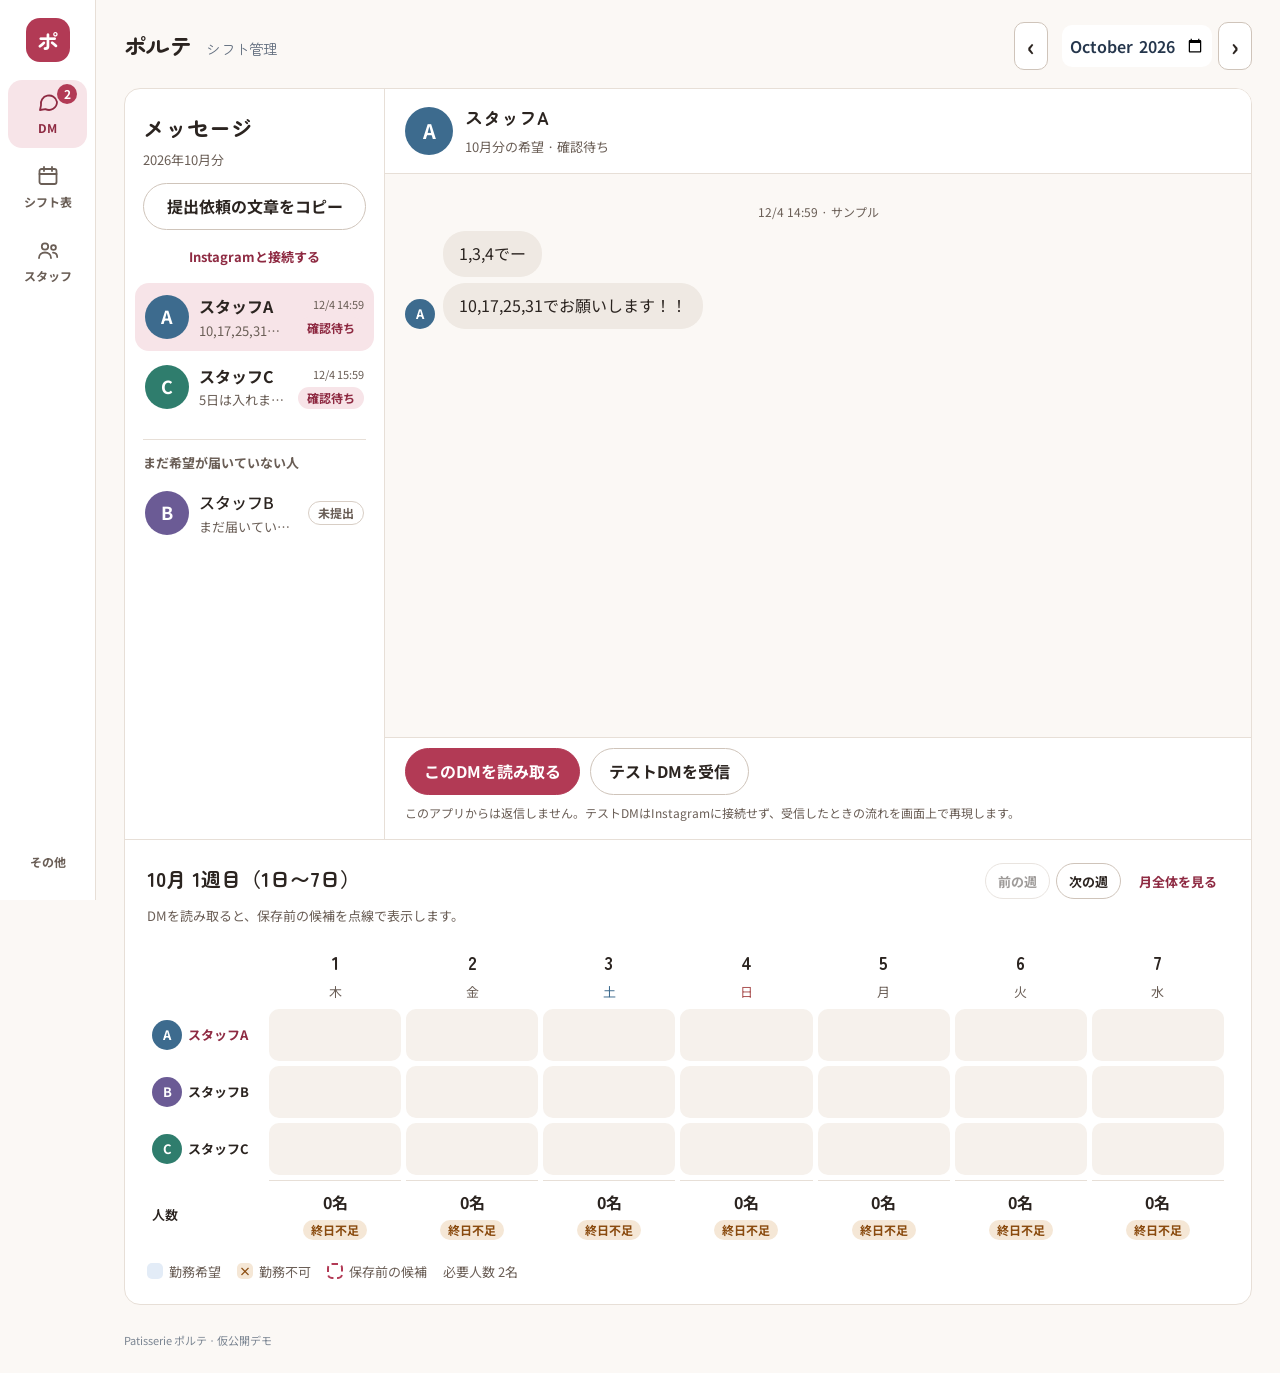
<file: index.html>
<!doctype html>
<html lang="ja">
<head>
  <meta charset="UTF-8">
  <meta name="viewport" content="width=device-width, initial-scale=1.0">
  <meta name="description" content="勤務希望とスタッフ基本条件を入力・確認できる仮公開デモ。">
  <title>ポルテ｜文章から月間希望表へ</title>
  <link rel="icon" href="data:,">
  <link rel="preconnect" href="https://fonts.googleapis.com">
  <link rel="preconnect" href="https://fonts.gstatic.com" crossorigin>
  <link rel="stylesheet" href="https://fonts.googleapis.com/css2?family=Noto+Sans+JP:wght@400;500;700&family=Zen+Maru+Gothic:wght@500;700&display=swap">
  <link rel="stylesheet" href="style.css?v=4feda00f53eb">
  <link rel="stylesheet" href="monthly.css?v=8021295536ea">
</head>
<body>
  <header>
    <h1>ポルテ <span>シフト管理</span></h1>
    <div class="month-switch"><button id="previous-month" class="secondary" aria-label="前の月">‹</button><label><span class="sr-only">対象年月</span><input id="target-month" type="month" min="2020-01" max="2100-12" required></label><button id="next-month" class="secondary" aria-label="次の月">›</button></div>
  </header>
  <div class="app-navigation"><span class="app-mark" aria-hidden="true">ポ</span><nav aria-label="操作メニュー">
    <button data-view="dm"><svg viewBox="0 0 24 24" aria-hidden="true"><path d="M21 12a8 8 0 0 1-11.6 7.1L4 20l1-4.6A8 8 0 1 1 21 12z"/></svg><span>DM</span><span id="dm-badge" class="nav-badge" hidden></span></button>
    <button data-view="month"><svg viewBox="0 0 24 24" aria-hidden="true"><rect x="3.5" y="5" width="17" height="15" rx="2"/><path d="M3.5 10h17M8 3v4M16 3v4"/></svg><span>シフト表</span></button>
    <button data-view="staff"><svg viewBox="0 0 24 24" aria-hidden="true"><circle cx="9" cy="8.5" r="3.2"/><path d="M3 20c0-3.3 2.7-5.5 6-5.5s6 2.2 6 5.5"/><circle cx="17.5" cy="9.5" r="2.4"/><path d="M17 14.6c2.4.2 4.2 1.9 4.2 4.4"/></svg><span>スタッフ</span></button>
  </nav><details class="app-menu"><summary>その他</summary><div><button data-view="intake">文章から入力</button><button data-view="excel">Excel入出力</button><button data-view="history">変更履歴</button><button data-view="instagram">Instagram連携</button><details class="demo-details"><summary>このデモについて</summary><p id="usage-note">勤務希望の下書き · このブラウザに保存</p><p id="demo-description">対応する文章は規則で、それ以外はこのPCのQwenで読み取ります。入力は他の端末と共有されません。確定シフトではありません。</p></details></div></details></div>
  <main id="content"></main>
  <p id="message" role="status" aria-live="polite"></p>
  <dialog id="modal" aria-labelledby="dialog-title"><div id="dialog-content"></div></dialog>
  <footer>Patisserie ポルテ · 仮公開デモ</footer>
  <script type="module" src="monthly-app.js?v=3b4259cad9c9"></script>
</body>
</html>
</file>
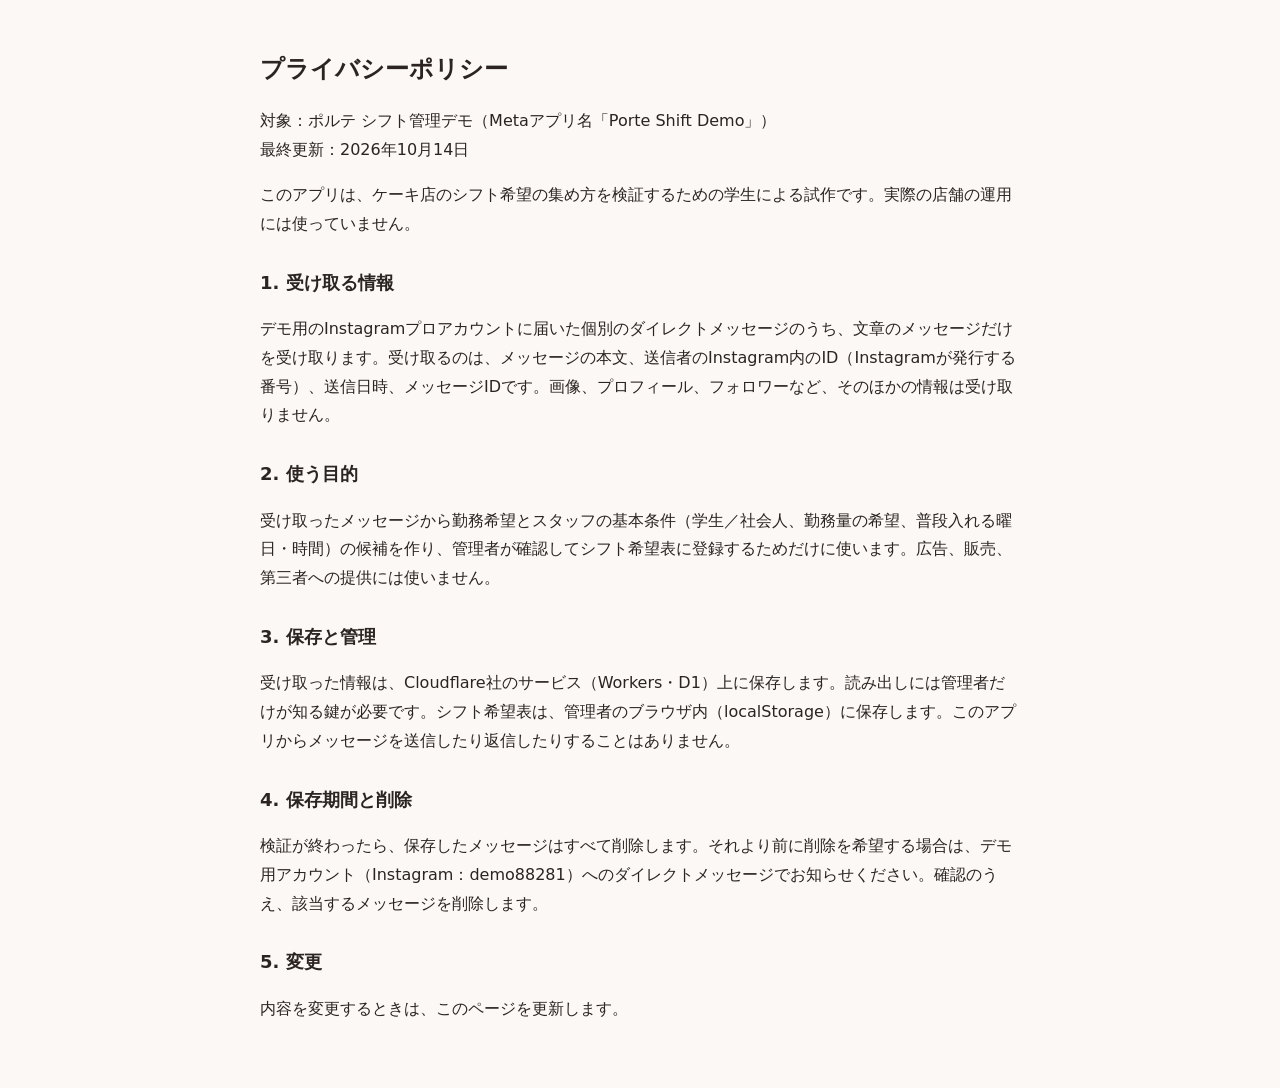
<file: privacy.html>
<!doctype html>
<html lang="ja">
<head>
  <meta charset="UTF-8">
  <meta name="viewport" content="width=device-width, initial-scale=1.0">
  <title>プライバシーポリシー｜ポルテ シフト管理デモ</title>
  <link rel="icon" href="data:,">
  <style>
    :root { color-scheme: light; font-family: 'Hiragino Sans', 'Noto Sans JP', system-ui, sans-serif; color: #2B2420; background: #FBF8F5; line-height: 1.8; }
    body { max-width: 760px; margin: 0 auto; padding: 32px 16px 48px; }
    h1 { font-size: 24px; } h2 { font-size: 18px; margin-top: 28px; }
    a { color: #8E2A42; }
  </style>
</head>
<body>
  <h1>プライバシーポリシー</h1>
  <p>対象：ポルテ シフト管理デモ（Metaアプリ名「Porte Shift Demo」）<br>最終更新：2026年10月14日</p>
  <p>このアプリは、ケーキ店のシフト希望の集め方を検証するための学生による試作です。実際の店舗の運用には使っていません。</p>

  <h2>1. 受け取る情報</h2>
  <p>デモ用のInstagramプロアカウントに届いた個別のダイレクトメッセージのうち、文章のメッセージだけを受け取ります。受け取るのは、メッセージの本文、送信者のInstagram内のID（Instagramが発行する番号）、送信日時、メッセージIDです。画像、プロフィール、フォロワーなど、そのほかの情報は受け取りません。</p>

  <h2>2. 使う目的</h2>
  <p>受け取ったメッセージから勤務希望とスタッフの基本条件（学生／社会人、勤務量の希望、普段入れる曜日・時間）の候補を作り、管理者が確認してシフト希望表に登録するためだけに使います。広告、販売、第三者への提供には使いません。</p>

  <h2>3. 保存と管理</h2>
  <p>受け取った情報は、Cloudflare社のサービス（Workers・D1）上に保存します。読み出しには管理者だけが知る鍵が必要です。シフト希望表は、管理者のブラウザ内（localStorage）に保存します。このアプリからメッセージを送信したり返信したりすることはありません。</p>

  <h2>4. 保存期間と削除</h2>
  <p>検証が終わったら、保存したメッセージはすべて削除します。それより前に削除を希望する場合は、デモ用アカウント（Instagram：demo88281）へのダイレクトメッセージでお知らせください。確認のうえ、該当するメッセージを削除します。</p>

  <h2>5. 変更</h2>
  <p>内容を変更するときは、このページを更新します。</p>
</body>
</html>
</file>
<file: style.css>
:root { font-family: system-ui, -apple-system, 'Noto Sans JP', sans-serif; color: #202b36; background: #f6f7f9; font-size: 15px; line-height: 1.65; }
* { box-sizing: border-box; }
body { max-width: 1280px; margin: auto; padding: 24px; }
header, .actions, .section-heading { display: flex; align-items: center; justify-content: space-between; gap: 16px; flex-wrap: wrap; }
h1 { margin: 0; font-size: 24px; } h2 { font-size: 19px; margin: 0 0 12px; } h3 { font-size: 16px; margin: 0 0 8px; }
p { margin: 6px 0 16px; } header p { margin-bottom: 0; color: #536273; }
button, input, select, textarea { font: inherit; }
textarea { display: block; width: 100%; min-height: 110px; padding: 10px; margin: 8px 0 16px; border: 1px solid #a9b7c6; border-radius: 4px; resize: vertical; }
button { padding: 8px 14px; background: #2457a7; color: white; border: 1px solid #2457a7; border-radius: 5px; cursor: pointer; }
button:hover { filter: brightness(.94); } button:disabled { opacity: .45; cursor: not-allowed; }
button.secondary { background: white; color: #25364c; border-color: #c3ccd8; }
button.danger { background: #a02525; border-color: #a02525; }
button:focus-visible, input:focus-visible, select:focus-visible { outline: 3px solid #eead3d; outline-offset: 3px; }
input[type=number] { width: 76px; padding: 7px; border: 1px solid #a9b7c6; border-radius: 4px; }
input[type=checkbox] { width: 19px; height: 19px; accent-color: #2457a7; vertical-align: middle; }
select { padding: 8px; max-width: 100%; border: 1px solid #a9b7c6; border-radius: 4px; background: white; }
.notice { background: #fff7e6; border: 1px solid #e7cc99; padding: 10px 14px; margin: 20px 0; font-size: 13px; }
nav { display: flex; flex-wrap: wrap; gap: 6px; border-bottom: 1px solid #c9d2dd; margin-bottom: 24px; padding-bottom: 12px; }
nav button { background: white; color: #3b4b5f; border-color: #c3ccd8; }
nav button[aria-current=page] { color: white; background: #2457a7; border-color: #2457a7; }
section { background: white; padding: 20px; border: 1px solid #d3dbe5; border-radius: 6px; margin-bottom: 18px; }
.muted, small { color: #556579; font-size: 13px; } .status { padding: 3px 10px; background: #edf1f6; border-radius: 4px; font-size: 13px; }
.status.confirmed { background: #e1f2e8; color: #145832; }
.summary { display: flex; flex-wrap: wrap; gap: 14px 32px; margin: 12px 0; }
.table-scroll { overflow-x: auto; margin: 14px 0; }
table { border-collapse: collapse; width: 100%; } th, td { border: 1px solid #d3dbe5; padding: 10px; text-align: left; }
th { background: #f1f4f8; font-weight: 600; } thead th { white-space: nowrap; }
.schedule-table { min-width: 860px; table-layout: fixed; } .schedule-table th:first-child { width: 112px; }
.schedule-table td { vertical-align: top; height: 140px; } .schedule-table .weekend { background: #fff7ed; }
.slot-button { display: flex; flex-direction: column; align-items: stretch; gap: 5px; text-align: left; width: 100%; min-height: 110px; color: #202b36; background: white; padding: 5px; border: 1px dashed #aebdcd; }
.slot-button .person { background: #e7eef8; border-radius: 3px; padding: 1px 5px; overflow-wrap: anywhere; }
.slot-button .missing { color: #a42727; font-size: 12px; } .slot-button .count { color: #556579; font-size: 12px; margin-top: auto; }
.issues { max-height: 210px; overflow-y: auto; padding-left: 22px; } .issues li { margin: 6px 0; }
.error { color: #a02525; } .warning { color: #865b03; } .good { color: #1d653b; }
.workloads { display: flex; gap: 12px; flex-wrap: wrap; } .workload { min-width: 165px; flex: 1; padding: 10px; border: 1px solid #d3dbe5; }
.workload strong { display: block; } progress { width: 100%; height: 10px; accent-color: #2457a7; }
.form-top { display: flex; align-items: end; gap: 20px; flex-wrap: wrap; margin-bottom: 16px; }
.form-top label { display: flex; flex-direction: column; gap: 4px; } .availability-table { max-width: 640px; }
.availability-table label { display: flex; gap: 10px; align-items: center; min-height: 34px; }
.feedback { padding: 10px; border-left: 3px solid #2457a7; background: #edf3ff; }
pre { white-space: pre-wrap; overflow-wrap: anywhere; font: inherit; padding: 18px; background: #f5f7fa; border: 1px solid #d3dbe5; }
#message:empty { display: none; } #message { position: fixed; bottom: 14px; left: 50%; transform: translateX(-50%); background: #24394f; color: white; padding: 12px 20px; border-radius: 6px; box-shadow: 0 4px 18px #0002; max-width: 90vw; z-index: 3; }
dialog { border: 1px solid #b8c3d0; border-radius: 8px; padding: 24px; width: min(520px, calc(100% - 28px)); max-height: 90vh; overflow: auto; }
dialog::backdrop { background: #192a4070; } dialog h2 { margin-bottom: 8px; }
.person-option { display: flex; align-items: center; gap: 12px; border-bottom: 1px solid #e4e8ef; padding: 12px 0; } .person-option span { flex: 1; } .person-option small { display: block; }
dialog .actions { margin-top: 20px; justify-content: end; }
@media (max-width: 640px) { body { padding: 14px; } header { align-items: start; } h1 { font-size: 21px; } section { padding: 14px; } nav button { flex: 1 0 45%; } .actions button { flex-grow: 1; } }
</file>
<file: monthly.css>
input[type=month], input[type=text], input[type=time] { font: inherit; padding: 7px; border: 1px solid #a9b7c6; border-radius: 4px; max-width: 100%; }
footer { padding: 8px 0 24px; font-size: 13px; } a { color: #2457a7; }
.example-buttons { display: flex; gap: 8px; flex-wrap: wrap; margin-bottom: 12px; }
.example-buttons button { font-size: 13px; padding: 5px 10px; }
.preview { margin-top: 24px; padding-top: 20px; border-top: 1px solid #d3dbe5; }
.preview th, .preview td { white-space: nowrap; }
.preview input[type=time] { width: 110px; }
.inferred { color: #865b03; font-size: 12px; }
.conflict { color: #a02525; font-size: 12px; }
.month-table { min-width: 1000px; table-layout: fixed; font-size: 12px; }
.month-table th:first-child { width: 90px; }
.month-table th, .month-table td { text-align: center; padding: 2px; }
.month-table thead th { padding: 6px 2px; }
.month-table th small { display: block; }
.month-table tbody tr:nth-child(even) td { background: #f1f1f1; }
.month-table th.sat { background: #e5edfb; }.month-table th.sun { background: #fde7e7; }
.day-cell { width: 100%; min-height: 50px; font-size: 12px; line-height: 1.45; padding: 3px 0; color: #202b36; background: transparent; border: none; border-radius: 0; }
.day-cell:hover { background: #e3edfc; }
.day-cell .off { color: #a02525; }
.day-cell span { display: block; }
.staff-table { min-width: 1050px; font-size: 13px; }
.staff-table th, .staff-table td { padding: 7px; }
.staff-table input[type=text] { width: 100px; }
.staff-table input[type=time] { width: 108px; }
.staff-table select { padding: 5px; }
.weekday-checks { display: flex; gap: 8px; white-space: nowrap; }
.weekday-checks label { display: flex; flex-direction: column; align-items: center; }
.small-form { display: flex; gap: 12px; flex-wrap: wrap; align-items: end; }
.small-form label { display: flex; flex-direction: column; gap: 5px; }
.history-message { white-space: pre-wrap; background: #f5f7fa; padding: 10px; font-size: 13px; }
.scroll-hint { display: none; }
@media(max-width:1100px) { .scroll-hint { display: block; } }
.staff-read-table { min-width: 660px; }
.staff-read-table th, .staff-read-table td { white-space: nowrap; }
.staff-read-table tbody tr:nth-child(even) td { background: #f6f7f9; }
.shortage-row { background: #fff3df; }
.import-errors { color: #9f2424; white-space: pre-wrap; }
.excel-preview { max-height: 440px; overflow: auto; }
.excel-file { display: block; margin: 12px 0; }

/* Monthly screens: keep the common path short, with explanations on demand. */
body { max-width: 1180px; padding: 32px 24px; }
header { margin-bottom: 14px; }
header h1 { font-size: 23px; letter-spacing: -.03em; }
header > label { color: #647080; font-size: 13px; }
header input[type=month] { margin-left: 8px; color: #25364c; background: #fff; }
.demo-note { display: flex; align-items: baseline; justify-content: space-between; gap: 12px; margin: 0 0 24px; color: #647080; font-size: 12px; }
.demo-details { max-width: 390px; text-align: right; }
.demo-details p { text-align: left; margin: 8px 0 0; padding: 12px; background: #eef1f5; border-radius: 8px; }
summary { cursor: pointer; }
summary:focus-visible { outline: 3px solid #eead3d; outline-offset: 3px; }
nav { gap: 4px; padding: 5px; border: 0; background: #e9edf2; border-radius: 10px; margin-bottom: 24px; }
nav button { border: 0; border-radius: 7px; background: transparent; padding: 9px 15px; color: #526071; font-size: 14px; }
nav button[aria-current=page] { color: #204c85; background: #fff; box-shadow: 0 1px 4px #23344812; }
section { border-color: #e0e5eb; border-radius: 12px; padding: 26px; }
.help-details { color: #657181; font-size: 13px; margin: 14px 0; }
.help-details[open] { padding-bottom: 10px; }
.help-details > summary { width: fit-content; }
.help-details p { margin: 8px 0 0; max-width: 75ch; }
.help-details .example-buttons { margin: 12px 0 0; }
.example-buttons button { background: #f6f8fa; border-color: #e0e5eb; }
footer { color: #7b8592; font-size: 11px; }

.coverage-view { padding: 28px; }
.coverage-heading { display: flex; align-items: baseline; justify-content: space-between; gap: 16px; margin-bottom: 22px; flex-wrap: wrap; }
.coverage-heading h2 { margin: 0; font-size: 22px; }
.coverage-heading p { margin: 0; color: #7b8592; font-size: 12px; }
.coverage-summary { display: grid; grid-template-columns: repeat(3, 1fr); gap: 14px; margin-bottom: 24px; }
.coverage-stat { border-radius: 10px; background: #f3f5f8; padding: 16px 20px; display: flex; flex-direction: column; gap: 4px; color: #647080; font-size: 13px; }
.coverage-stat strong { color: #25364c; font-size: 30px; font-weight: 650; line-height: 1.4; font-variant-numeric: tabular-nums; }
.coverage-stat strong small { font-size: 13px; font-weight: 400; margin-left: 4px; color: inherit; }
.coverage-stat.is-warning { background: #fff3e8; color: #956130; }
.coverage-stat.is-warning strong { color: #9b4b16; }
.coverage-stat.is-good { background: #eef6f1; }
.coverage-stat.is-good strong { color: #2d6d4b; }
.coverage-settings { display: flex; flex-wrap: wrap; align-items: end; gap: 12px; padding: 16px 18px; background: #f8f9fb; border-radius: 9px; margin-bottom: 16px; }
.coverage-settings label { display: flex; flex-direction: column; gap: 6px; font-size: 12px; color: #657181; }
.coverage-settings input { background: white; color: #25364c; }
.coverage-settings button { margin-left: auto; font-size: 13px; }
.coverage-settings-note { flex-basis: 100%; margin-top: -2px; font-size: 11px; }
.coverage-time-separator { color: #86909c; padding-bottom: 8px; }
.coverage-unsubmitted { font-size: 13px; color: #647080; margin: 0 0 26px; }
.coverage-names { display: flex; flex-wrap: wrap; gap: 8px; padding: 12px 0 0; }
.coverage-names > span { padding: 4px 10px; border-radius: 5px; background: #f1f4f7; color: #3d4c5e; }
.coverage-unsubmitted p { margin: 8px 0; font-size: 12px; }
.coverage-toolbar { display: flex; align-items: center; justify-content: space-between; flex-wrap: wrap; gap: 12px; margin-bottom: 14px; }
.coverage-toolbar h3 { margin: 0; font-size: 15px; }
.coverage-calendar { display: grid; grid-template-columns: repeat(7, minmax(0, 1fr)); gap: 7px; }
.coverage-weekday { text-align: center; color: #7b8592; font-size: 12px; padding: 0 0 4px; }
.coverage-weekday.is-sunday { color: #a95757; }
.coverage-weekday.is-saturday { color: #4c73a0; }
.coverage-day-button { display: flex; flex-direction: column; align-items: start; gap: 4px; min-height: 68px; padding: 10px 12px; border: 1px solid #e5e8ed; border-radius: 7px; background: #f8f9fb; color: #344358; }
.coverage-day-button strong { font-size: 18px; line-height: 1.3; font-weight: 600; }
.coverage-day-button span { font-size: 11px; white-space: nowrap; }
.coverage-day-button.is-shortage { background: #fff5eb; border-color: #efdbc6; color: #925323; }
.coverage-day-button.is-covered { background: #edf6f0; border-color: #d6e7dc; color: #356d4d; }
.coverage-day-button:hover { filter: none; box-shadow: 0 0 0 2px #bbc8d7; }
.coverage-shortages { display: flex; flex-wrap: wrap; gap: 6px; margin-top: 8px; }
.coverage-interval { display: flex; align-items: baseline; justify-content: space-between; flex-wrap: wrap; gap: 8px; width: 100%; max-width: 270px; padding: 6px 9px; border-radius: 5px; background: #fff5ec; font-size: 12px; font-variant-numeric: tabular-nums; color: #72573f; }
.coverage-interval strong { color: #9b4b16; white-space: nowrap; font-weight: 600; }
.coverage-breakdown { display: grid; grid-template-columns: 1fr 1fr; gap: 6px 12px; margin: 10px 0 0; color: #526071; }
.coverage-breakdown > span { display: block; }
.coverage-breakdown dt, .coverage-breakdown dd { margin: 0; }
.coverage-breakdown dt { font-size: 10px; color: #7b8592; }
.coverage-breakdown dd { font-weight: 600; }
.coverage-empty { padding: 36px 20px; text-align: center; border-radius: 9px; background: #f6f8fa; color: #657181; font-size: 14px; }
.coverage-empty h3 { color: #3d4c5e; font-size: 16px; }
.coverage-empty p { margin: 6px 0 0; }
.history-entry { padding: 16px 0; border-bottom: 1px solid #e1e6ec; }
.history-entry summary > span { color: #7b8592; font-size: 12px; margin-left: 16px; }
@media(max-width:720px) {
  body { padding: 20px 14px; }
  header h1 { font-size: 21px; }
  .demo-note { flex-direction: column; gap: 5px; margin-bottom: 18px; }
  .demo-details { text-align: left; max-width: 100%; }
  nav { gap: 2px; }
  nav button { flex: 1 0 auto; padding: 8px 9px; font-size: 12px; }
  section, .coverage-view { padding: 18px; }
  .coverage-heading { gap: 4px; margin-bottom: 16px; }
  .coverage-heading h2 { font-size: 20px; }
  .coverage-summary { gap: 7px; margin-bottom: 16px; }
  .coverage-stat { padding: 12px 10px; font-size: 11px; }
  .coverage-stat strong { font-size: 25px; }
  .coverage-settings { padding: 14px; gap: 10px; }
  .coverage-settings button { margin: 0; }
  .coverage-settings input[type=time] { width: 115px; }
  .coverage-calendar { gap: 4px; }
  .coverage-day-button { min-height: 56px; padding: 7px 4px; align-items: center; }
  .coverage-day-button strong { font-size: 16px; }
  .coverage-day-button span { font-size: 10px; }
}

/* Main workflow: a readable schedule, focused intake, and secondary tools. */
.sr-only { position: absolute; width: 1px; height: 1px; padding: 0; margin: -1px; overflow: hidden; clip: rect(0, 0, 0, 0); white-space: nowrap; border: 0; }
body { max-width: 1240px; }
header { margin-bottom: 24px; }
header h1 span { font-size: 15px; font-weight: 400; color: #647080; margin-left: 10px; }
.month-switch { display: flex; gap: 6px; align-items: center; }
.month-switch input { width: 150px; border: 0; background: transparent; font-weight: 600; }
.month-switch button { padding: 3px 12px; font-size: 24px; }
.app-navigation { display: flex; align-items: start; gap: 12px; margin-bottom: 24px; }
.app-navigation nav { flex: 1; margin: 0; background: transparent; padding: 0; gap: 8px; }
.app-navigation nav button { padding: 10px 20px; font-size: 15px; }
.app-navigation nav button[aria-current=page] { background: #253e58; color: #fff; box-shadow: none; }
.app-menu { position: relative; font-size: 13px; z-index: 5; }
.app-menu > summary { padding: 12px; }
.app-menu > div { position: absolute; right: 0; top: 45px; width: 250px; border: 1px solid #d9e0e8; padding: 12px; background: #fff; box-shadow: 0 8px 24px #142a401a; border-radius: 10px; }
.app-menu button { display: block; width: 100%; background: #fff; color: #344358; border: 0; text-align: left; margin-bottom: 4px; }
.app-menu .demo-details { text-align: left; padding: 10px; font-size: 12px; }
.section-heading { margin-bottom: 20px; }
.section-heading h2 { margin: 0; }
.actions { justify-content: start; gap: 10px; }
.text-button { background: transparent; color: #2457a7; border: 0; padding: 4px; font-size: 13px; }
.text-button:hover { background: #eef3f9; filter: none; }
.draft-badge { display: inline-block; vertical-align: middle; margin-left: 8px; background: #eef1f5; color: #667181; padding: 2px 6px; border-radius: 4px; font-size: 11px; font-weight: 400; }
.schedule-empty { background: #f1f5f9; color: #647080; padding: 12px 16px; border-radius: 7px; margin-bottom: 18px; font-size: 14px; }
.schedule-controls { display: flex; align-items: center; justify-content: space-between; gap: 12px; flex-wrap: wrap; }
.periods { display: flex; gap: 4px; flex-wrap: wrap; }
.periods button { border-color: transparent; background: transparent; color: #667181; padding: 6px 10px; font-size: 13px; }
.periods button[aria-pressed=true] { color: #253e58; background: #e8eef5; border-color: #dce5ef; }
.month-table.week-table { min-width: 520px; font-size: 14px; }
.month-table.full-month { min-width: 960px; }
.month-table th:first-child { position: sticky; left: 0; z-index: 1; background: #f7f9fb; width: 120px; text-align: left; }
.month-table th, .month-table td { border-color: #e2e7ed; }
.month-table th { background: #f7f9fb; }
.month-table tbody tr:nth-child(even) td { background: #fafbfc; }
.date-header { width: 100%; padding: 0; background: transparent; border: 0; color: #344358; }
.date-header small { font-size: 11px; }
.staff-shortcut { color: #344358; background: transparent; border: 0; padding: 8px; width: 100%; text-align: left; font-size: 13px; overflow-wrap: anywhere; }
.day-cell { min-height: 66px; font-size: 14px; }
.full-month .day-cell { font-size: 12px; }
.day-cell.has-request { color: #305d84; }
.cell-empty { color: #b6bfc9; }
.shortage-cell { min-height: 40px; width: 100%; padding: 4px; background: transparent; color: #98a1ae; border: 0; border-radius: 4px; font-size: 12px; }
.shortage-cell.is-shortage { color: #a2602a; background: #fff3e7; }
.shortage-cell.is-covered { color: #3e7c5c; background: #f0f7f2; }
.month-table tfoot th { font-size: 12px; font-weight: 400; }
.schedule-legend { display: flex; justify-content: space-between; gap: 12px; align-items: center; flex-wrap: wrap; color: #788391; font-size: 12px; }
.intake-view { max-width: 820px; margin: 0 auto 18px; }
.intake-view textarea { min-height: 130px; border-radius: 8px; padding: 14px; line-height: 1.7; }
.intake-view .form-top { justify-content: space-between; align-items: end; }
.intake-view .form-top select { min-width: 190px; }
.intake-view > label { font-size: 13px; color: #526071; }
.intake-success { background: #eef7f1; padding: 16px; border-radius: 8px; margin-bottom: 24px; color: #34694b; }
.intake-success .actions { margin-top: 12px; }
.intake-success strong { font-size: 14px; }
.dm-demo { display: flex; flex-wrap: wrap; align-items: center; gap: 16px; padding: 16px; margin-bottom: 20px; border: 1px solid #dce5ef; border-radius: 8px; background: #f6f8fb; }
.dm-demo > div { flex: 1 1 260px; min-width: 0; }
.dm-demo-title { display: flex; align-items: center; flex-wrap: wrap; gap: 8px; font-size: 14px; }
.dm-demo-title .draft-badge { margin: 0; }
.dm-demo p { margin: 6px 0 0; font-size: 12px; overflow-wrap: anywhere; }
.dm-demo button { font-size: 13px; }
.dm-demo.is-active { background: #eef4fb; border-color: #c7d8ec; }
.dm-source { color: #305d84; font-size: 13px; }
.preview-cards { display: flex; flex-direction: column; gap: 8px; margin: 14px 0; }
.preview-card { display: grid; grid-template-columns: 54px 78px 110px 1fr; gap: 10px; align-items: center; border: 1px solid #e0e6ed; border-radius: 8px; padding: 12px; }
.preview-include { display: flex; gap: 5px; align-items: center; font-size: 11px; color: #768190; }
.preview-include input { flex-shrink: 0; }
.preview-date { display: flex; gap: 4px; align-items: center; font-size: 13px; }
.preview-date input { width: 56px; }
.preview-card select { font-size: 12px; padding: 8px 4px; }
.preview-time { display: flex; gap: 4px; align-items: center; }
.preview-time input[type=time] { width: 106px; font-size: 13px; }
.preview-note { grid-column: 2 / -1; display: flex; flex-wrap: wrap; gap: 10px; font-size: 11px; }
.preview-note:empty { display: none; }
.staff-cards { display: grid; grid-template-columns: repeat(auto-fit, minmax(230px, 1fr)); gap: 14px; }
.staff-card { border: 1px solid #e1e6ec; border-radius: 10px; padding: 20px; }
.staff-card p { margin: 4px 0; }
.staff-card button { margin-top: 14px; font-size: 13px; }
.staff-tags { display: flex; gap: 6px; margin-top: 10px; }
.staff-tags span { font-size: 11px; background: #f1f4f7; padding: 2px 7px; border-radius: 4px; }
.staff-edit-list { display: grid; grid-template-columns: repeat(auto-fit, minmax(290px, 1fr)); gap: 16px; margin-bottom: 20px; }
.staff-edit-card { border: 1px solid #e0e6ed; border-radius: 10px; margin: 0; padding: 20px; min-width: 0; }
.staff-edit-card legend { padding: 0 8px; font-size: 14px; font-weight: 600; }
.staff-edit-card label { display: flex; flex-direction: column; gap: 5px; font-size: 12px; color: #647080; }
.staff-edit-attributes { display: grid; grid-template-columns: repeat(3, minmax(0, 1fr)); gap: 8px; margin: 16px 0; }
.staff-edit-attributes select { font-size: 13px; padding: 8px 4px; }
.staff-edit-time { display: flex; gap: 12px; margin-top: 16px; }
.staff-edit-time label { flex: 1; min-width: 0; }
.weekday-checks { justify-content: space-between; }
.weekday-checks label { flex: 1; border-radius: 5px; background: #f4f6f9; padding: 5px 0; }
.sticky-actions { position: sticky; bottom: 8px; border: 1px solid #dce3eb; padding: 12px; background: #fff; border-radius: 8px; box-shadow: 0 2px 12px #142a4010; z-index: 2; margin-top: 20px; justify-content: end; }
.sticky-actions > span { margin-right: auto; }
.coverage-options { margin-bottom: 20px; border-bottom: 1px solid #e4e9ef; }
.coverage-options > summary { padding: 10px 0 16px; color: #526071; font-size: 13px; }
.coverage-options > summary span { color: #2457a7; margin-left: 16px; }
.coverage-options .coverage-settings { margin-top: 8px; }
.coverage-names button { font-size: 12px; }
.day-people { margin: 18px 0; }
.day-people > div { display: flex; align-items: center; justify-content: space-between; gap: 12px; padding: 10px 0; border-bottom: 1px solid #e4e9ef; }
.day-people small { display: block; }
.day-people strong { font-size: 14px; }
@media(max-width:720px) {
  header { gap: 12px; margin-bottom: 18px; }
  header h1 { font-size: 21px; }
  header h1 span { font-size: 12px; margin-left: 6px; }
  .month-switch input { width: 130px; padding: 6px 2px; font-size: 14px; }
  .month-switch button { padding: 2px 8px; font-size: 22px; }
  .app-navigation { gap: 4px; margin-bottom: 16px; }
  .app-navigation nav { gap: 3px; flex-wrap: nowrap; }
  .app-navigation nav button { flex: 1; padding: 10px 6px; font-size: 12px; white-space: nowrap; }
  .app-menu > summary { font-size: 12px; padding: 10px 4px; }
  section { padding: 16px; }
  .schedule-view { padding: 14px 10px; }
  .schedule-view .section-heading { padding: 0 4px; gap: 12px; }
  .section-heading h2 { font-size: 18px; }
  .section-heading .actions button { font-size: 13px; padding: 7px 10px; }
  .schedule-empty { padding: 10px; font-size: 12px; }
  .periods { gap: 0; }
  .periods button { padding: 6px 7px; font-size: 12px; }
  .month-table.week-table { min-width: 0; font-size: 11px; }
  .month-table.week-table th:first-child { width: 66px; }
  .week-table .staff-shortcut { padding: 4px 2px; font-size: 11px; }
  .week-table .day-cell { min-height: 62px; font-size: 10px; }
  .week-table .shortage-cell { font-size: 10px; }
  .month-table tfoot th { font-size: 10px; }
  .date-header { font-size: 13px; }
  .schedule-legend { font-size: 10px; gap: 4px; }
  .intake-view .form-top { gap: 10px; }
  .intake-view .form-top select { min-width: 150px; }
  .intake-actions button { font-size: 13px; }
  .preview-card { grid-template-columns: 44px 65px 1fr; gap: 8px; padding: 10px; }
  .preview-card select { justify-self: end; }
  .preview-date input { width: 48px; }
  .preview-time { grid-column: 2 / -1; }
  .preview-time input[type=time] { min-width: 0; flex: 1; }
  .preview-note { grid-column: 2 / -1; }
  .staff-edit-list { grid-template-columns: 1fr; }
  .staff-edit-card { padding: 14px; }
  .sticky-actions { gap: 8px; flex-wrap: wrap; }
  .sticky-actions > span { flex-basis: 100%; font-size: 11px; }
}

.preview-include { white-space: nowrap; }

/* Design update (design/dm-ui): berry palette, left rail navigation, and the DM screen (plan C). */
:root { --bg: #FBF8F5; --surface: #FFFFFF; --line: #E7DFD7; --line-strong: #CFC4BA; --ink: #2B2420; --ink-soft: #6A5E56; --berry: #B23A55; --berry-soft: #F7E4E8; --berry-ink: #8E2A42; --bubble: #EFE9E3; --want-bg: #E3ECF7; --want-ink: #1F4E89; --off-bg: #F5E7D6; --off-ink: #8A4B0F; --empty-bg: #F6F1EC;
  font-family: 'Noto Sans JP', 'Hiragino Sans', system-ui, sans-serif; color: var(--ink); background: var(--bg); font-size: 16px; }
body { background: var(--bg); }
h1, h2, .dm-card-title { font-family: 'Zen Maru Gothic', 'Noto Sans JP', sans-serif; }
a { color: var(--berry-ink); }
button { background: var(--berry); border-color: var(--berry); border-radius: 999px; padding: 9px 18px; font-weight: 700; min-height: 44px; }
button.secondary { background: var(--surface); color: var(--ink); border-color: var(--line-strong); }
.text-button { color: var(--berry-ink); min-height: 0; font-weight: 700; border-radius: 6px; }
.text-button:hover { background: var(--berry-soft); }
input[type=checkbox] { accent-color: var(--berry); }
input, select, textarea, input[type=month], input[type=text], input[type=time], input[type=number], input[type=date] { border-color: var(--line-strong); border-radius: 10px; color: var(--ink); }
button:focus-visible, input:focus-visible, select:focus-visible, textarea:focus-visible, summary:focus-visible { outline: 3px solid #E0A33A; outline-offset: 2px; }
section { border-color: var(--line); border-radius: 16px; }
.muted, small { color: var(--ink-soft); }
.feedback { border-left-color: var(--berry); background: var(--berry-soft); }
#message { background: var(--ink); }
.draft-badge { background: var(--empty-bg); color: var(--ink-soft); }
.periods button { min-height: 36px; border-radius: 999px; font-weight: 500; }
.periods button[aria-pressed=true] { color: var(--berry-ink); background: var(--berry-soft); border-color: transparent; }
.month-switch button { min-height: 40px; border-radius: 10px; }
.app-menu button { border-radius: 10px; font-weight: 500; min-height: 40px; }
.app-menu button:hover { background: var(--empty-bg); filter: none; }
.day-cell { min-height: 44px; border-radius: 8px; font-weight: 500; }
.day-cell.has-request { color: var(--want-ink); background: var(--want-bg); }
.day-cell.is-off { color: var(--off-ink); background: var(--off-bg); }
.day-cell.is-off .off { color: var(--off-ink); font-weight: 700; }
.month-table td { padding: 3px; }
.month-table tbody tr:nth-child(even) td { background: transparent; }
.date-header, .staff-shortcut, .shortage-cell { min-height: 0; font-weight: 500; }
.shortage-cell.is-shortage { color: var(--off-ink); background: var(--off-bg); }
.coverage-day-button, .day-people button, .coverage-names button { border-radius: 10px; }
.coverage-day-button { min-height: 68px; font-weight: 500; }
.app-navigation nav button { display: flex; align-items: center; gap: 8px; position: relative; border-radius: 14px; min-height: 44px; font-weight: 700; color: var(--ink-soft); background: transparent; }
.app-navigation nav button[aria-current=page] { background: var(--berry-soft); color: var(--berry-ink); }
.app-navigation nav button:hover { background: var(--empty-bg); filter: none; }
.app-navigation nav button[aria-current=page]:hover { background: var(--berry-soft); }
.app-navigation nav svg { width: 24px; height: 24px; flex: 0 0 24px; fill: none; stroke: currentColor; stroke-width: 1.8; stroke-linecap: round; stroke-linejoin: round; }
.nav-badge { min-width: 20px; height: 20px; padding: 0 6px; border-radius: 10px; background: var(--berry); color: #fff; font-size: 12px; line-height: 20px; text-align: center; }
.nav-badge[hidden] { display: none; }
.app-mark { display: none; }

@media (min-width: 960px) {
  body { max-width: none; margin: 0; padding: 0 0 0 96px; }
  header, main, footer, body > #message { max-width: 1480px; }
  header { padding: 22px 28px 0; margin: 0 0 18px; }
  main { padding: 0 28px; }
  footer { padding: 8px 28px 24px; }
  .app-navigation { position: fixed; inset: 0 auto 0 0; width: 96px; margin: 0; padding: 18px 8px; flex-direction: column; align-items: center; gap: 10px; background: var(--surface); border-right: 1px solid var(--line); z-index: 6; }
  .app-mark { display: flex; width: 44px; height: 44px; border-radius: 14px; background: var(--berry); color: #fff; align-items: center; justify-content: center; font-family: 'Zen Maru Gothic', sans-serif; font-weight: 700; font-size: 22px; margin-bottom: 8px; }
  .app-navigation nav { flex: 0 0 auto; flex-direction: column; gap: 6px; width: 100%; }
  .app-navigation nav button { flex-direction: column; gap: 4px; width: 100%; padding: 10px 0; font-size: 12px; }
  .nav-badge { position: absolute; top: 4px; right: 10px; }
  .app-menu { margin-top: auto; width: 100%; text-align: center; }
  .app-menu > summary { padding: 10px 0; border-radius: 14px; color: var(--ink-soft); font-weight: 700; font-size: 12px; list-style: none; }
  .app-menu > summary::-webkit-details-marker { display: none; }
  .app-menu > summary:hover { background: var(--empty-bg); }
  .app-menu > div { left: 88px; right: auto; top: auto; bottom: 0; text-align: left; }
}

.dm-view { display: grid; grid-template-columns: minmax(230px, 280px) minmax(340px, 1fr) minmax(440px, 1.35fr); padding: 0; overflow: hidden; height: calc(100vh - 150px); min-height: 640px; }
.dm-list, .dm-chat { border-right: 1px solid var(--line); min-height: 0; }
.dm-list { display: flex; flex-direction: column; gap: 12px; padding: 20px 10px; overflow-y: auto; }
.dm-list-head { padding: 0 8px; }
.dm-list-head h2 { margin: 0; font-size: 22px; }
.dm-request { margin: 0 8px; }
.dm-people { display: flex; flex-direction: column; gap: 2px; }
.dm-person { display: flex; align-items: center; gap: 10px; width: 100%; padding: 10px; border: 0; border-radius: 14px; background: transparent; color: var(--ink); text-align: left; font-weight: 400; }
.dm-person:hover { background: var(--empty-bg); filter: none; }
.dm-person.is-selected { background: var(--berry-soft); }
.dm-person-text { flex: 1; min-width: 0; display: flex; flex-direction: column; }
.dm-person-text strong { font-weight: 500; }
.dm-person.is-pending .dm-person-text strong { font-weight: 700; }
.dm-person-text span { font-size: 13px; color: var(--ink-soft); white-space: nowrap; overflow: hidden; text-overflow: ellipsis; }
.dm-person-meta { display: flex; flex-direction: column; align-items: end; gap: 4px; flex: 0 0 auto; }
.dm-person-meta small { font-size: 11px; }
.dm-status { font-size: 12px; color: var(--ink-soft); border-radius: 999px; padding: 1px 9px; white-space: nowrap; }
.dm-status.is-pending { color: var(--berry-ink); background: var(--berry-soft); font-weight: 700; }
.dm-status.is-none { border: 1px solid #D8CEC5; font-weight: 700; }
.dm-missing { border-top: 1px solid var(--line); margin: 6px 8px 0; padding-top: 12px; }
.dm-missing h3 { font-size: 13px; color: var(--ink-soft); margin: 0 0 6px; }
.dm-missing .dm-people { margin: 0 -8px; }
.avatar { width: 44px; height: 44px; flex: 0 0 44px; border-radius: 50%; color: #fff; display: inline-flex; align-items: center; justify-content: center; font-weight: 700; font-size: 18px; }
.avatar.is-small { width: 30px; height: 30px; flex-basis: 30px; font-size: 13px; }
.avatar.is-large { width: 48px; height: 48px; flex-basis: 48px; font-size: 20px; }
.avatar-spacer { width: 30px; flex: 0 0 30px; }
.dm-chat { display: flex; flex-direction: column; background: var(--bg); }
.dm-chat-head { display: flex; align-items: center; gap: 12px; padding: 14px 20px; background: var(--surface); border-bottom: 1px solid var(--line); }
.dm-chat-head h2 { margin: 0; font-size: 18px; }
.dm-messages { flex: 1; min-height: 0; overflow-y: auto; display: flex; flex-direction: column; gap: 6px; padding: 18px 20px; }
.dm-time { text-align: center; font-size: 12px; color: var(--ink-soft); margin: 10px 0 4px; }
.dm-line { display: flex; align-items: end; gap: 8px; }
.dm-bubble { margin: 0; max-width: min(300px, 80%); padding: 10px 16px; border-radius: 22px; background: var(--bubble); line-height: 1.6; overflow-wrap: anywhere; }
.dm-bot { display: flex; align-items: start; gap: 8px; margin-top: 14px; }
.dm-bot-mark { width: 30px; height: 30px; flex: 0 0 30px; border-radius: 10px; background: var(--berry); color: #fff; display: flex; align-items: center; justify-content: center; font-family: 'Zen Maru Gothic', sans-serif; font-weight: 700; font-size: 15px; }
.dm-card { flex: 1; min-width: 0; background: var(--surface); border: 1px solid #D8CEC5; border-radius: 20px; padding: 16px; }
.dm-card p { margin: 6px 0; }
.dm-card-head { display: flex; flex-direction: column; gap: 2px; }
.dm-card-head span { font-size: 14px; color: var(--ink-soft); }
.dm-card-title { color: var(--berry-ink); font-size: 15px; }
.dm-card .preview-card { grid-template-columns: 50px 70px minmax(92px, 1fr); border-color: var(--line-strong); border-radius: 14px; }
.dm-card .preview-time { grid-column: 2 / -1; }
.dm-card .preview-time input[type=time] { flex: 1; min-width: 0; }
.dm-card .actions { margin-top: 10px; }
.dm-saved { font-weight: 700; color: var(--want-ink); }
.dm-empty { margin: auto; text-align: center; max-width: 320px; }
.dm-chat-foot { padding: 10px 20px 16px; border-top: 1px solid var(--line); background: var(--surface); }
.dm-chat-foot p { margin: 8px 0 0; font-size: 12px; }
.dm-table { padding: 22px; overflow-y: auto; min-width: 0; }
.dm-table-head { display: flex; align-items: baseline; justify-content: space-between; gap: 8px 12px; flex-wrap: wrap; }
.dm-table-head h2 { margin: 0; font-size: 20px; }
.dm-week-nav { display: flex; align-items: center; gap: 6px; flex-wrap: wrap; }
.dm-week-nav button { min-height: 36px; padding: 4px 12px; font-size: 13px; }
.dm-week { table-layout: fixed; min-width: 520px; border-collapse: separate; border-spacing: 5px; }
.dm-week th, .dm-week td { border: 0; padding: 0; background: transparent; text-align: center; }
.dm-week thead th { font-weight: 400; }
.dm-week thead th strong { display: block; font-family: 'Zen Maru Gothic', sans-serif; font-size: 18px; }
.dm-week thead th.sun small { color: #A94F4F; } .dm-week thead th.sat small { color: #3D6B8E; }
.dm-week th:first-child { width: 112px; text-align: left; }
.dm-row-name { display: flex; align-items: center; gap: 6px; font-size: 13px; font-weight: 700; overflow-wrap: anywhere; }
.dm-week tr.is-selected .dm-row-name > span:last-child { color: var(--berry-ink); }
.dm-cell { display: flex; align-items: center; justify-content: center; width: 100%; height: 52px; min-height: 0; padding: 0 2px; border: 0; border-radius: 10px; font-size: 13px; font-weight: 700; }
button.dm-cell:hover { filter: brightness(.96); box-shadow: 0 0 0 2px var(--line-strong); }
.dm-cell.is-empty { background: var(--empty-bg); }
.dm-cell.is-want { background: var(--want-bg); color: var(--want-ink); }
.dm-cell.is-off { background: var(--off-bg); color: var(--off-ink); }
.dm-cell.is-pending { background: var(--surface); border: 2px dashed var(--berry); color: var(--berry-ink); }
.dm-week tfoot th { font-size: 13px; padding-top: 8px; }
.dm-week tfoot td { padding-top: 8px; border-top: 1px solid var(--line); vertical-align: top; }
.dm-week tfoot strong { display: block; }
.dm-short { display: inline-block; margin-top: 2px; padding: 0 8px; border-radius: 999px; background: var(--off-bg); color: var(--off-ink); font-size: 12px; font-weight: 700; }
.dm-legend { display: flex; flex-wrap: wrap; gap: 8px 16px; align-items: center; font-size: 13px; color: var(--ink-soft); }
.dm-legend span { display: flex; align-items: center; gap: 6px; }
.dm-key { width: 16px; height: 16px; border-radius: 5px; display: inline-flex; align-items: center; justify-content: center; font-style: normal; font-size: 12px; font-weight: 700; }
.dm-key.is-want { background: var(--want-bg); } .dm-key.is-off { background: var(--off-bg); color: var(--off-ink); } .dm-key.is-pending { border: 2px dashed var(--berry); }
.request-form label { display: flex; flex-direction: column; gap: 6px; font-size: 14px; margin-top: 12px; }
.request-form textarea { min-height: 220px; margin: 6px 0 0; line-height: 1.7; }
.request-form input[type=date] { width: fit-content; padding: 8px; border: 1px solid var(--line-strong); }
#copy-status:empty { display: none; }

@media (max-width: 1280px) {
  .dm-view { grid-template-columns: minmax(220px, 260px) minmax(0, 1fr); grid-template-rows: minmax(560px, calc(100vh - 150px)) auto; height: auto; }
  .dm-chat { border-right: 0; }
  .dm-table { grid-column: 1 / -1; border-top: 1px solid var(--line); overflow: visible; }
}
@media (max-width: 720px) {
  .dm-view { grid-template-columns: 1fr; grid-template-rows: auto; }
  .dm-list { border-right: 0; border-bottom: 1px solid var(--line); max-height: 300px; }
  .dm-chat { min-height: 520px; max-height: 80vh; }
  .dm-messages, .dm-chat-foot, .dm-chat-head { padding-left: 14px; padding-right: 14px; }
  .dm-table { padding: 16px 10px; }
  .dm-week { min-width: 460px; border-spacing: 3px; }
  .dm-week th:first-child { width: 80px; }
  .dm-row-name .avatar { display: none; }
  .dm-cell { font-size: 11px; height: 46px; }
  .app-navigation nav button { justify-content: center; }
  .app-navigation nav svg { display: none; }
}

/* Shortage levels: full day (strong) vs. only some hours (light, may be acceptable). */
.shortage-cell small, .coverage-day-button small { display: block; font-size: 10px; font-weight: 500; line-height: 1.3; white-space: nowrap; overflow: hidden; text-overflow: ellipsis; }
.shortage-cell.is-full, .legend-chip.is-full, .dm-short.is-full { background: var(--off-bg); color: var(--off-ink); }
.shortage-cell.is-partial, .legend-chip.is-partial, .dm-short.is-partial { background: #FBF5DF; color: #6E5A1A; box-shadow: inset 0 0 0 1px #EBDDA8; }
.coverage-day-button.is-full { background: var(--off-bg); border-color: #E5CBA9; color: var(--off-ink); }
.coverage-day-button.is-partial { background: #FBF5DF; border-color: #EBDDA8; color: #6E5A1A; }
.legend-chip { display: inline-block; padding: 0 6px; border-radius: 6px; font-size: 11px; font-weight: 700; margin-right: 3px; }
.dm-short { white-space: nowrap; }
.dm-short.is-partial { font-weight: 500; }

/* Instagram connection */
.dm-unlinked { margin: 4px 8px 0; padding: 12px; border: 1px dashed var(--berry); border-radius: 14px; background: var(--berry-soft); }
.dm-unlinked h3 { margin: 0 0 8px; font-size: 13px; color: var(--berry-ink); }
.dm-unlinked h3 span { font-weight: 400; }
.dm-unlinked-item { padding: 8px 0; border-top: 1px solid #EBCBD3; }
.dm-unlinked-item p { margin: 0; font-size: 14px; overflow-wrap: anywhere; }
.dm-unlinked-item label { display: flex; flex-direction: column; gap: 4px; margin-top: 6px; font-size: 12px; color: var(--ink-soft); }
.dm-unlinked > .muted { margin: 6px 0 0; font-size: 11px; }
.instagram-view { max-width: 760px; margin: 0 auto 18px; }
.ig-form { display: flex; flex-direction: column; gap: 14px; margin: 16px 0; }
.ig-form label { display: flex; flex-direction: column; gap: 6px; font-size: 14px; }
.ig-form input { padding: 10px; border: 1px solid var(--line-strong); }
#ig-status:empty { display: none; }
.ig-links { list-style: none; padding: 0; }
.ig-links li { display: flex; align-items: center; gap: 12px; padding: 10px 0; border-bottom: 1px solid var(--line); }
.ig-links small { margin-right: auto; }

/* Staff basic conditions found in a DM */
.dm-profile { margin-top: 14px; padding-top: 12px; border-top: 1px solid var(--line); }
.dm-profile h4 { margin: 0 0 6px; font-size: 14px; color: var(--berry-ink); }
.dm-profile-row { display: flex; align-items: center; gap: 10px; padding: 8px 10px; border: 1px solid var(--line-strong); border-radius: 12px; margin-bottom: 6px; }
.dm-profile-label { flex: 0 0 64px; font-size: 13px; font-weight: 700; }
.dm-profile-change { font-size: 14px; overflow-wrap: anywhere; }
.dm-profile > .muted { margin: 6px 0 0; font-size: 12px; }

/* Account linking */
.staff-account { display: flex; align-items: center; justify-content: space-between; gap: 8px; flex-wrap: wrap; margin-top: 12px; padding: 8px 10px; border-radius: 10px; background: var(--empty-bg); font-size: 13px; }
.staff-account.is-linked { background: var(--want-bg); color: var(--want-ink); }
.staff-account-actions { display: flex; gap: 4px; }
.staff-account .text-button { min-height: 32px; }
.dm-account { color: var(--berry-ink); font-weight: 700; }
.link-summary { font-size: 16px; line-height: 1.7; }
.link-preview { margin: 12px 0; padding: 10px 12px; border-radius: 12px; background: var(--bubble); }
.link-preview p { margin: 4px 0 0; overflow-wrap: anywhere; }
.link-warning { padding: 10px 12px; border-radius: 10px; background: var(--off-bg); color: var(--off-ink); }
.link-check { display: flex; gap: 8px; align-items: center; margin: 8px 0; font-size: 14px; }
.account-list { display: flex; flex-direction: column; gap: 6px; margin: 12px 0; max-height: 50vh; overflow-y: auto; }
.account-row { display: flex; align-items: center; justify-content: space-between; gap: 12px; padding: 10px 12px; border: 1px solid var(--line); border-radius: 12px; }
.account-row span { display: flex; flex-direction: column; min-width: 0; }
.account-row small { overflow: hidden; text-overflow: ellipsis; white-space: nowrap; }
</file>
